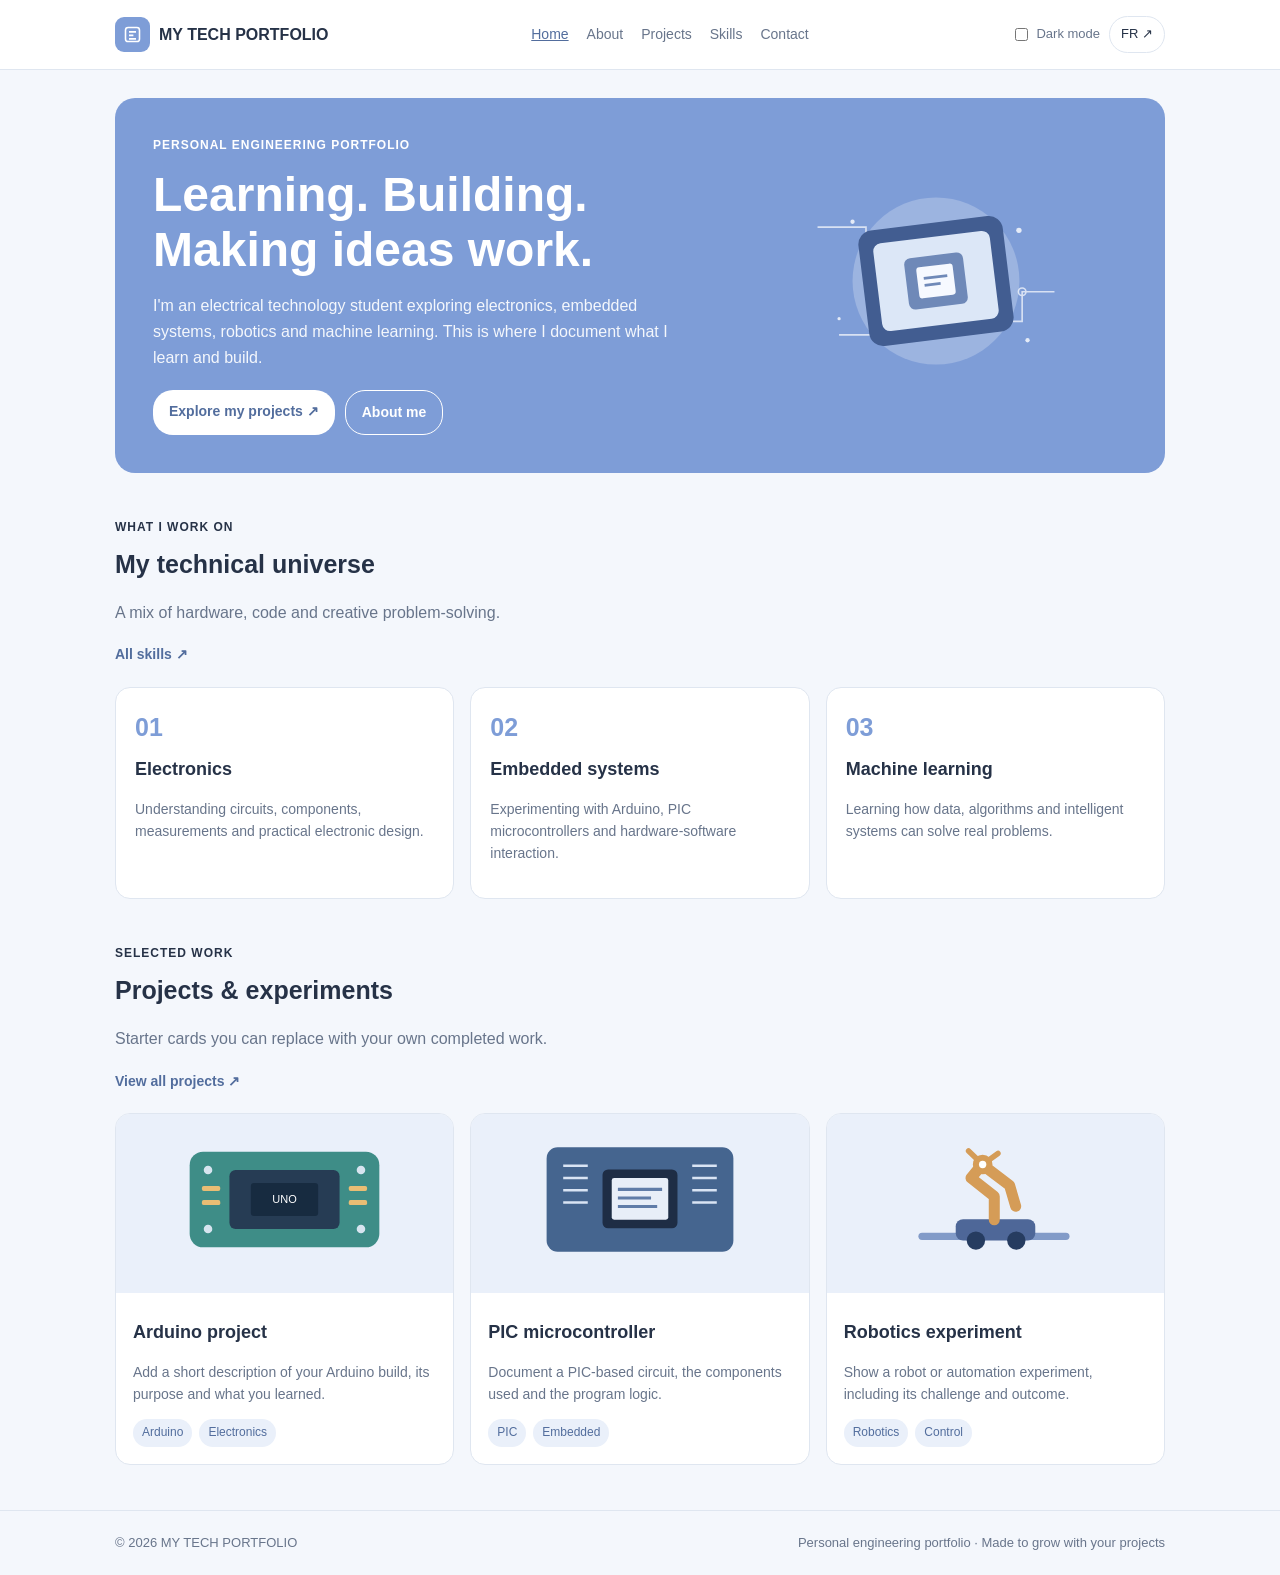
<file: index.html>
<!doctype html>
<html lang="en">
  <head>
    <meta charset="utf-8" />
    <meta name="viewport" content="width=device-width, initial-scale=1" />
    <meta name="description" content="Home - My Tech Portfolio" />
    <title>Home | My Tech Portfolio</title>
    <link rel="stylesheet" href="css/style.css" />
  </head>
  <body>
    <header class="site-header">
      <div class="container nav">
        <a class="brand" href="index.html"
          ><span class="brand-mark"
            ><svg
              viewBox="0 0 24 24"
              fill="none"
              stroke="currentColor"
              stroke-width="1.8"
            >
              <rect x="4" y="4" width="16" height="16" rx="3" />
              <path d="M8 9h8M8 13h5M8 17h8" /></svg></span
          ><span>MY TECH PORTFOLIO</span></a
        >
        <nav class="nav-links">
          <a class="active" href="index.html">Home</a
          ><a class="" href="about.html">About</a
          ><a class="" href="projects.html">Projects</a
          ><a class="" href="skills.html">Skills</a
          ><a class="" href="contact.html">Contact</a>
        </nav>
        <div class="nav-actions">
          <label class="theme-control"
            ><input type="checkbox" id="dark-mode" /> Dark mode</label
          ><a class="lang-switch" href="fr/index.html">FR ↗</a>
        </div>
      </div>
    </header>
    <main>
      <div class="container">
        <section class="hero">
          <div>
            <div class="eyebrow">Personal engineering portfolio</div>
            <h1>Learning. Building.<br />Making ideas work.</h1>
            <p>
              I'm an electrical technology student exploring electronics,
              embedded systems, robotics and machine learning. This is where I
              document what I learn and build.
            </p>
            <div class="hero-buttons">
              <a class="btn btn-light" href="projects.html"
                >Explore my projects ↗</a
              ><a class="btn btn-outline" href="about.html">About me</a>
            </div>
          </div>
          <div class="hero-art">
            <img
              src="assets/hero-tech.svg"
              alt="Abstract microcontroller and circuit illustration"
            />
          </div>
        </section>
      </div>
      <section class="section">
        <div class="container">
          <div class="section-head">
            <div>
              <div class="kicker">What I work on</div>
              <h2>My technical universe</h2>
              <p>A mix of hardware, code and creative problem-solving.</p>
            </div>
            <a class="text-link" href="skills.html">All skills ↗</a>
          </div>
          <div class="grid grid-3">
            <div class="card skill-card">
              <div class="skill-number">01</div>
              <h3>Electronics</h3>
              <p>
                Understanding circuits, components, measurements and practical
                electronic design.
              </p>
            </div>
            <div class="card skill-card">
              <div class="skill-number">02</div>
              <h3>Embedded systems</h3>
              <p>
                Experimenting with Arduino, PIC microcontrollers and
                hardware-software interaction.
              </p>
            </div>
            <div class="card skill-card">
              <div class="skill-number">03</div>
              <h3>Machine learning</h3>
              <p>
                Learning how data, algorithms and intelligent systems can solve
                real problems.
              </p>
            </div>
          </div>
        </div>
      </section>
      <section class="section" style="padding-top: 0">
        <div class="container">
          <div class="section-head">
            <div>
              <div class="kicker">Selected work</div>
              <h2>Projects & experiments</h2>
              <p>Starter cards you can replace with your own completed work.</p>
            </div>
            <a class="text-link" href="projects.html">View all projects ↗</a>
          </div>
          <div class="grid grid-3">
            <article class="card project-card">
              <div class="project-visual">
                <img
                  src="assets/arduino.svg"
                  alt="Arduino board illustration"
                />
              </div>
              <div class="project-body">
                <h3>Arduino project</h3>
                <p>
                  Add a short description of your Arduino build, its purpose and
                  what you learned.
                </p>
                <div class="tag-row">
                  <span class="tag">Arduino</span
                  ><span class="tag">Electronics</span>
                </div>
              </div>
            </article>
            <article class="card project-card">
              <div class="project-visual">
                <img
                  src="assets/pic.svg"
                  alt="PIC microcontroller illustration"
                />
              </div>
              <div class="project-body">
                <h3>PIC microcontroller</h3>
                <p>
                  Document a PIC-based circuit, the components used and the
                  program logic.
                </p>
                <div class="tag-row">
                  <span class="tag">PIC</span><span class="tag">Embedded</span>
                </div>
              </div>
            </article>
            <article class="card project-card">
              <div class="project-visual">
                <img src="assets/robot.svg" alt="Robotics arm illustration" />
              </div>
              <div class="project-body">
                <h3>Robotics experiment</h3>
                <p>
                  Show a robot or automation experiment, including its challenge
                  and outcome.
                </p>
                <div class="tag-row">
                  <span class="tag">Robotics</span
                  ><span class="tag">Control</span>
                </div>
              </div>
            </article>
          </div>
        </div>
      </section>
    </main>
    <footer class="site-footer">
      <div class="container footer-inner">
        <span>© 2026 MY TECH PORTFOLIO</span
        ><span
          >Personal engineering portfolio · Made to grow with your
          projects</span
        >
      </div>
    </footer>
  </body>
</html>
</file>
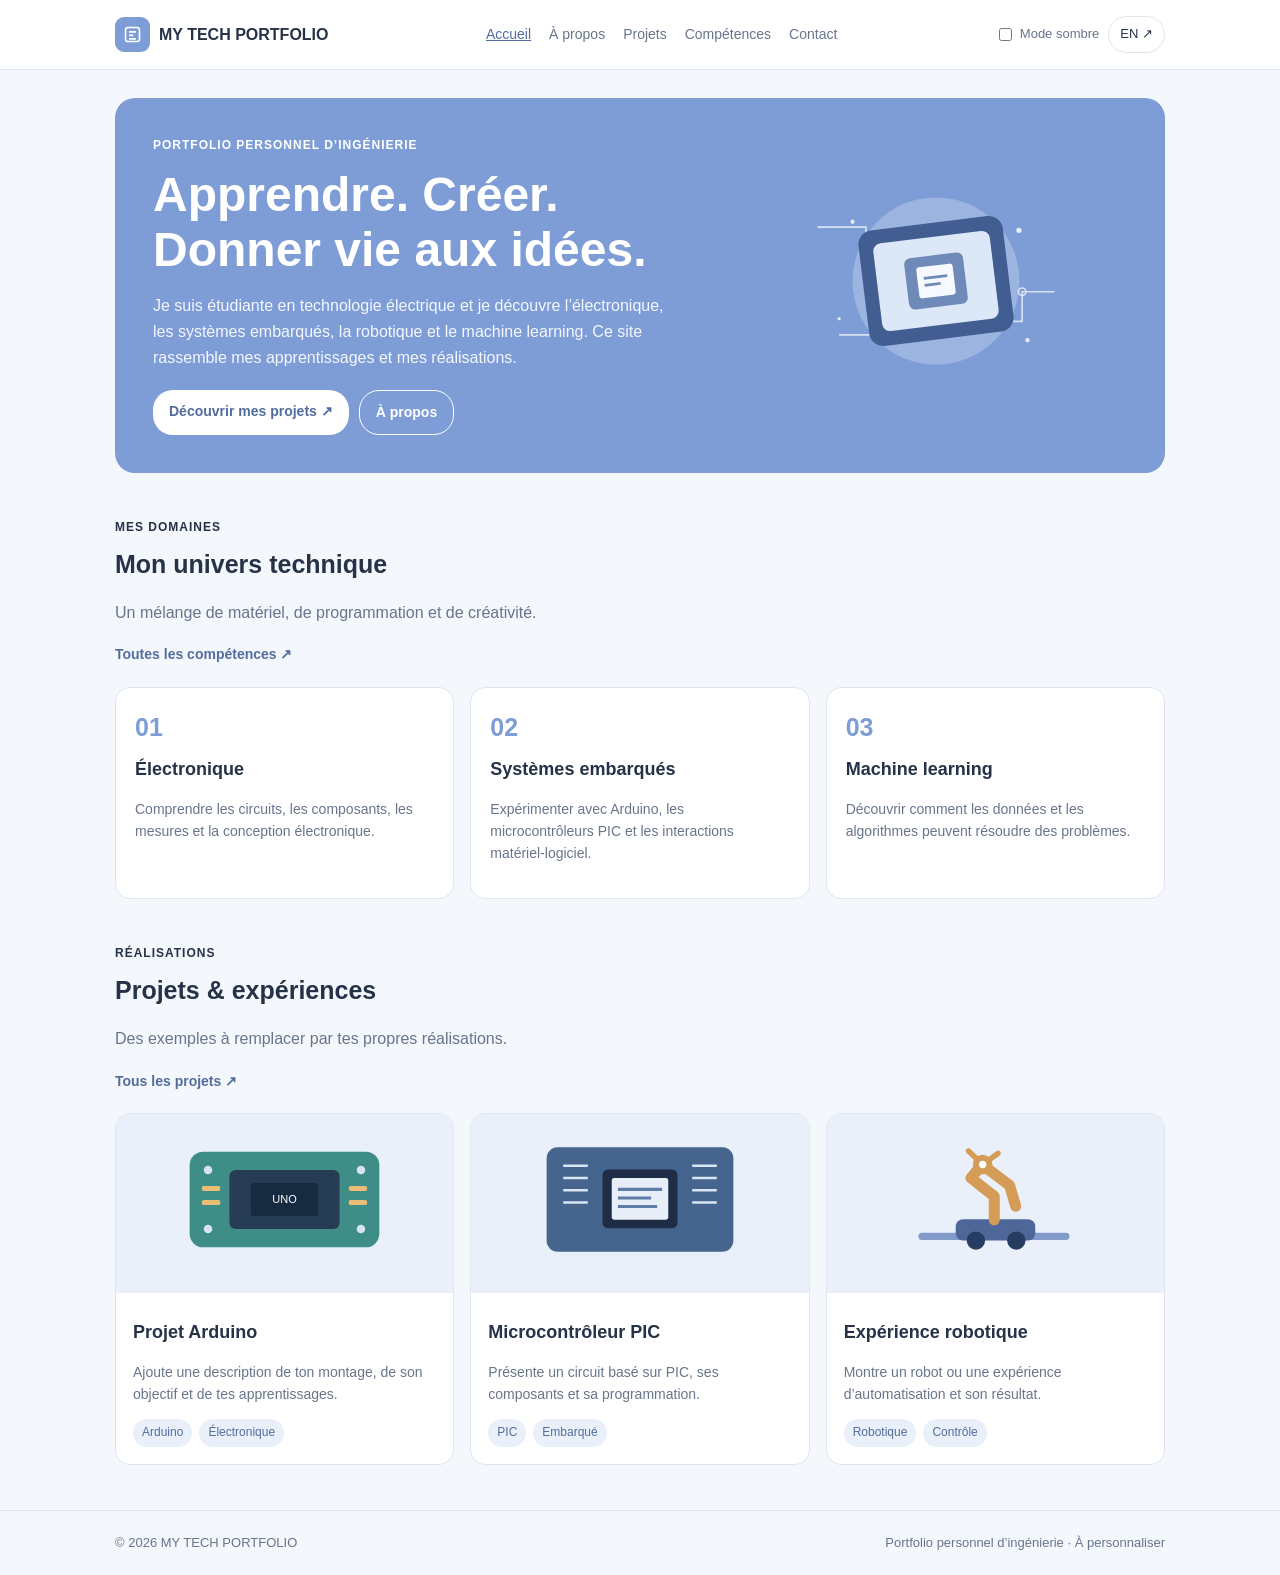
<file: fr/index.html>
<!doctype html>
<html lang="fr">
<head><meta charset="utf-8"><meta name="viewport" content="width=device-width, initial-scale=1"><meta name="description" content="Accueil - My Tech Portfolio"><title>Accueil | My Tech Portfolio</title><link rel="stylesheet" href="../css/style.css"></head>
<body>
<header class="site-header"><div class="container nav"><a class="brand" href="../fr/index.html"><span class="brand-mark"><svg viewBox="0 0 24 24" fill="none" stroke="currentColor" stroke-width="1.8"><rect x="4" y="4" width="16" height="16" rx="3"/><path d="M8 9h8M8 13h5M8 17h8"/></svg></span><span>MY TECH PORTFOLIO</span></a><nav class="nav-links"><a class="active" href="../fr/index.html">Accueil</a><a class="" href="../fr/about.html">À propos</a><a class="" href="../fr/projects.html">Projets</a><a class="" href="../fr/skills.html">Compétences</a><a class="" href="../fr/contact.html">Contact</a></nav><div class="nav-actions"><label class="theme-control"><input type="checkbox" id="dark-mode"> Mode sombre</label><a class="lang-switch" href="../index.html">EN ↗</a></div></div></header>
<main>
<div class="container"><section class="hero"><div><div class="eyebrow">Portfolio personnel d’ingénierie</div><h1>Apprendre. Créer.<br>Donner vie aux idées.</h1><p>Je suis étudiante en technologie électrique et je découvre l’électronique, les systèmes embarqués, la robotique et le machine learning. Ce site rassemble mes apprentissages et mes réalisations.</p><div class="hero-buttons"><a class="btn btn-light" href="projects.html">Découvrir mes projets ↗</a><a class="btn btn-outline" href="about.html">À propos</a></div></div><div class="hero-art"><img src="../assets/hero-tech.svg" alt="Illustration de microcontrôleur et circuit"></div></section></div>
<section class="section"><div class="container"><div class="section-head"><div><div class="kicker">Mes domaines</div><h2>Mon univers technique</h2><p>Un mélange de matériel, de programmation et de créativité.</p></div><a class="text-link" href="skills.html">Toutes les compétences ↗</a></div><div class="grid grid-3">
<div class="card skill-card"><div class="skill-number">01</div><h3>Électronique</h3><p>Comprendre les circuits, les composants, les mesures et la conception électronique.</p></div>
<div class="card skill-card"><div class="skill-number">02</div><h3>Systèmes embarqués</h3><p>Expérimenter avec Arduino, les microcontrôleurs PIC et les interactions matériel-logiciel.</p></div>
<div class="card skill-card"><div class="skill-number">03</div><h3>Machine learning</h3><p>Découvrir comment les données et les algorithmes peuvent résoudre des problèmes.</p></div>
</div></div></section>
<section class="section" style="padding-top:0"><div class="container"><div class="section-head"><div><div class="kicker">Réalisations</div><h2>Projets & expériences</h2><p>Des exemples à remplacer par tes propres réalisations.</p></div><a class="text-link" href="projects.html">Tous les projets ↗</a></div><div class="grid grid-3">
<article class="card project-card"><div class="project-visual"><img src="../assets/arduino.svg" alt="Illustration Arduino"></div><div class="project-body"><h3>Projet Arduino</h3><p>Ajoute une description de ton montage, de son objectif et de tes apprentissages.</p><div class="tag-row"><span class="tag">Arduino</span><span class="tag">Électronique</span></div></div></article>
<article class="card project-card"><div class="project-visual"><img src="../assets/pic.svg" alt="Illustration PIC"></div><div class="project-body"><h3>Microcontrôleur PIC</h3><p>Présente un circuit basé sur PIC, ses composants et sa programmation.</p><div class="tag-row"><span class="tag">PIC</span><span class="tag">Embarqué</span></div></div></article>
<article class="card project-card"><div class="project-visual"><img src="../assets/robot.svg" alt="Illustration robotique"></div><div class="project-body"><h3>Expérience robotique</h3><p>Montre un robot ou une expérience d’automatisation et son résultat.</p><div class="tag-row"><span class="tag">Robotique</span><span class="tag">Contrôle</span></div></div></article>
</div></div></section>
</main>
<footer class="site-footer"><div class="container footer-inner"><span>© 2026 MY TECH PORTFOLIO</span><span>Portfolio personnel d’ingénierie · À personnaliser</span></div></footer>
</body></html>
</file>
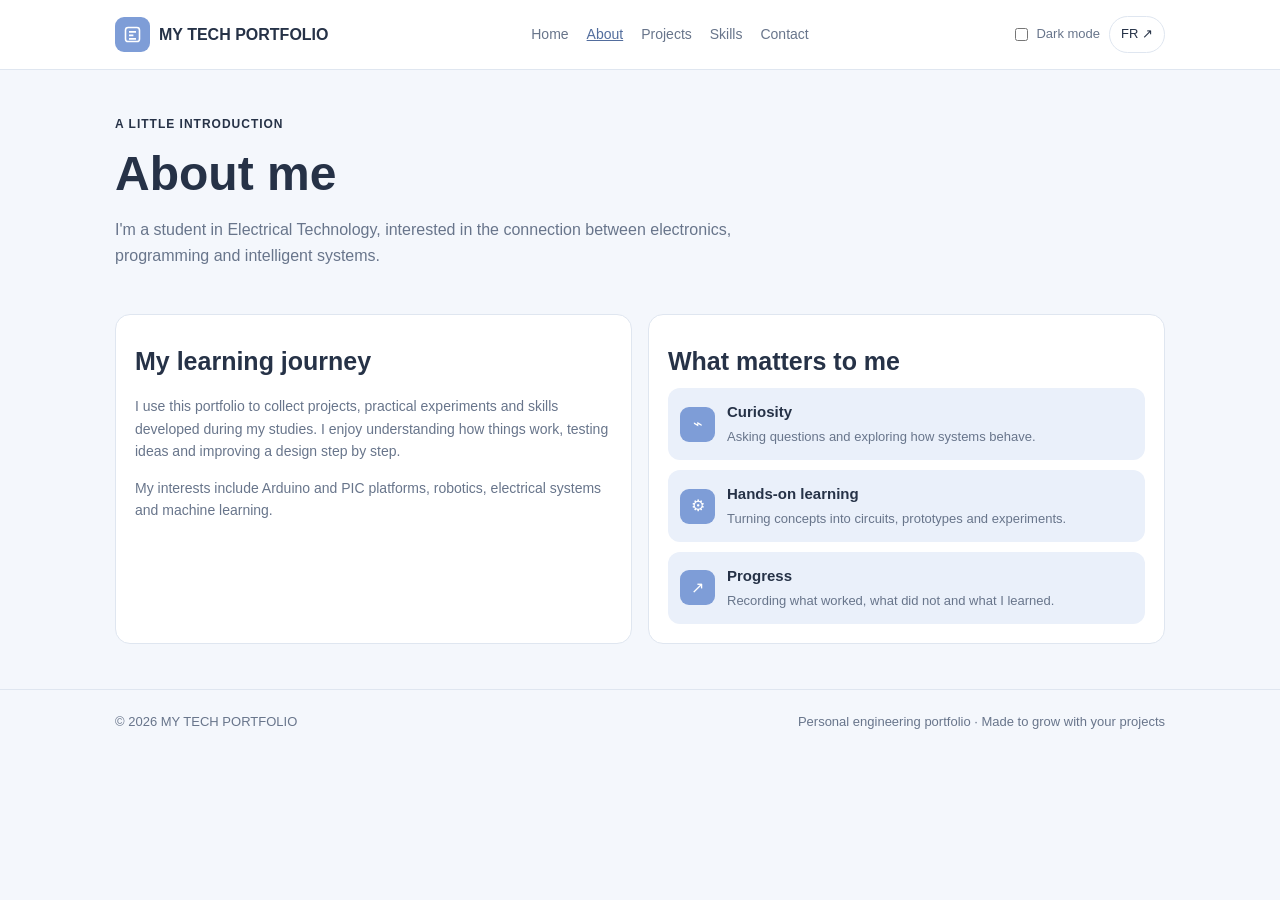
<file: about.html>
<!doctype html>
<html lang="en">
  <head>
    <meta charset="utf-8" />
    <meta name="viewport" content="width=device-width, initial-scale=1" />
    <meta name="description" content="About - My Tech Portfolio" />
    <title>About | My Tech Portfolio</title>
    <link rel="stylesheet" href="css/style.css" />
  </head>
  <body>
    <header class="site-header">
      <div class="container nav">
        <a class="brand" href="index.html"
          ><span class="brand-mark"
            ><svg
              viewBox="0 0 24 24"
              fill="none"
              stroke="currentColor"
              stroke-width="1.8"
            >
              <rect x="4" y="4" width="16" height="16" rx="3" />
              <path d="M8 9h8M8 13h5M8 17h8" /></svg></span
          ><span>MY TECH PORTFOLIO</span></a
        >
        <nav class="nav-links">
          <a class="" href="index.html">Home</a
          ><a class="active" href="about.html">About</a
          ><a class="" href="projects.html">Projects</a
          ><a class="" href="skills.html">Skills</a
          ><a class="" href="contact.html">Contact</a>
        </nav>
        <div class="nav-actions">
          <label class="theme-control"
            ><input type="checkbox" id="dark-mode" /> Dark mode</label
          ><a class="lang-switch" href="fr/index.html">FR ↗</a>
        </div>
      </div>
    </header>
    <main>
      <div class="container page-hero">
        <div class="kicker">A little introduction</div>
        <h1>About me</h1>
        <p>
          I'm a student in Electrical Technology, interested in the connection
          between electronics, programming and intelligent systems.
        </p>
      </div>
      <section class="section" style="padding-top: 10px">
        <div class="container grid grid-2">
          <div class="card">
            <h2>My learning journey</h2>
            <p>
              I use this portfolio to collect projects, practical experiments
              and skills developed during my studies. I enjoy understanding how
              things work, testing ideas and improving a design step by step.
            </p>
            <p style="margin-top: 14px">
              My interests include Arduino and PIC platforms, robotics,
              electrical systems and machine learning.
            </p>
          </div>
          <div class="card">
            <h2>What matters to me</h2>
            <div class="feature-list">
              <div class="feature">
                <div class="feature-icon">⌁</div>
                <div>
                  <h3>Curiosity</h3>
                  <p>Asking questions and exploring how systems behave.</p>
                </div>
              </div>
              <div class="feature">
                <div class="feature-icon">⚙</div>
                <div>
                  <h3>Hands-on learning</h3>
                  <p>
                    Turning concepts into circuits, prototypes and experiments.
                  </p>
                </div>
              </div>
              <div class="feature">
                <div class="feature-icon">↗</div>
                <div>
                  <h3>Progress</h3>
                  <p>Recording what worked, what did not and what I learned.</p>
                </div>
              </div>
            </div>
          </div>
        </div>
      </section>
    </main>
    <footer class="site-footer">
      <div class="container footer-inner">
        <span>© 2026 MY TECH PORTFOLIO</span
        ><span
          >Personal engineering portfolio · Made to grow with your
          projects</span
        >
      </div>
    </footer>
  </body>
</html>
</file>
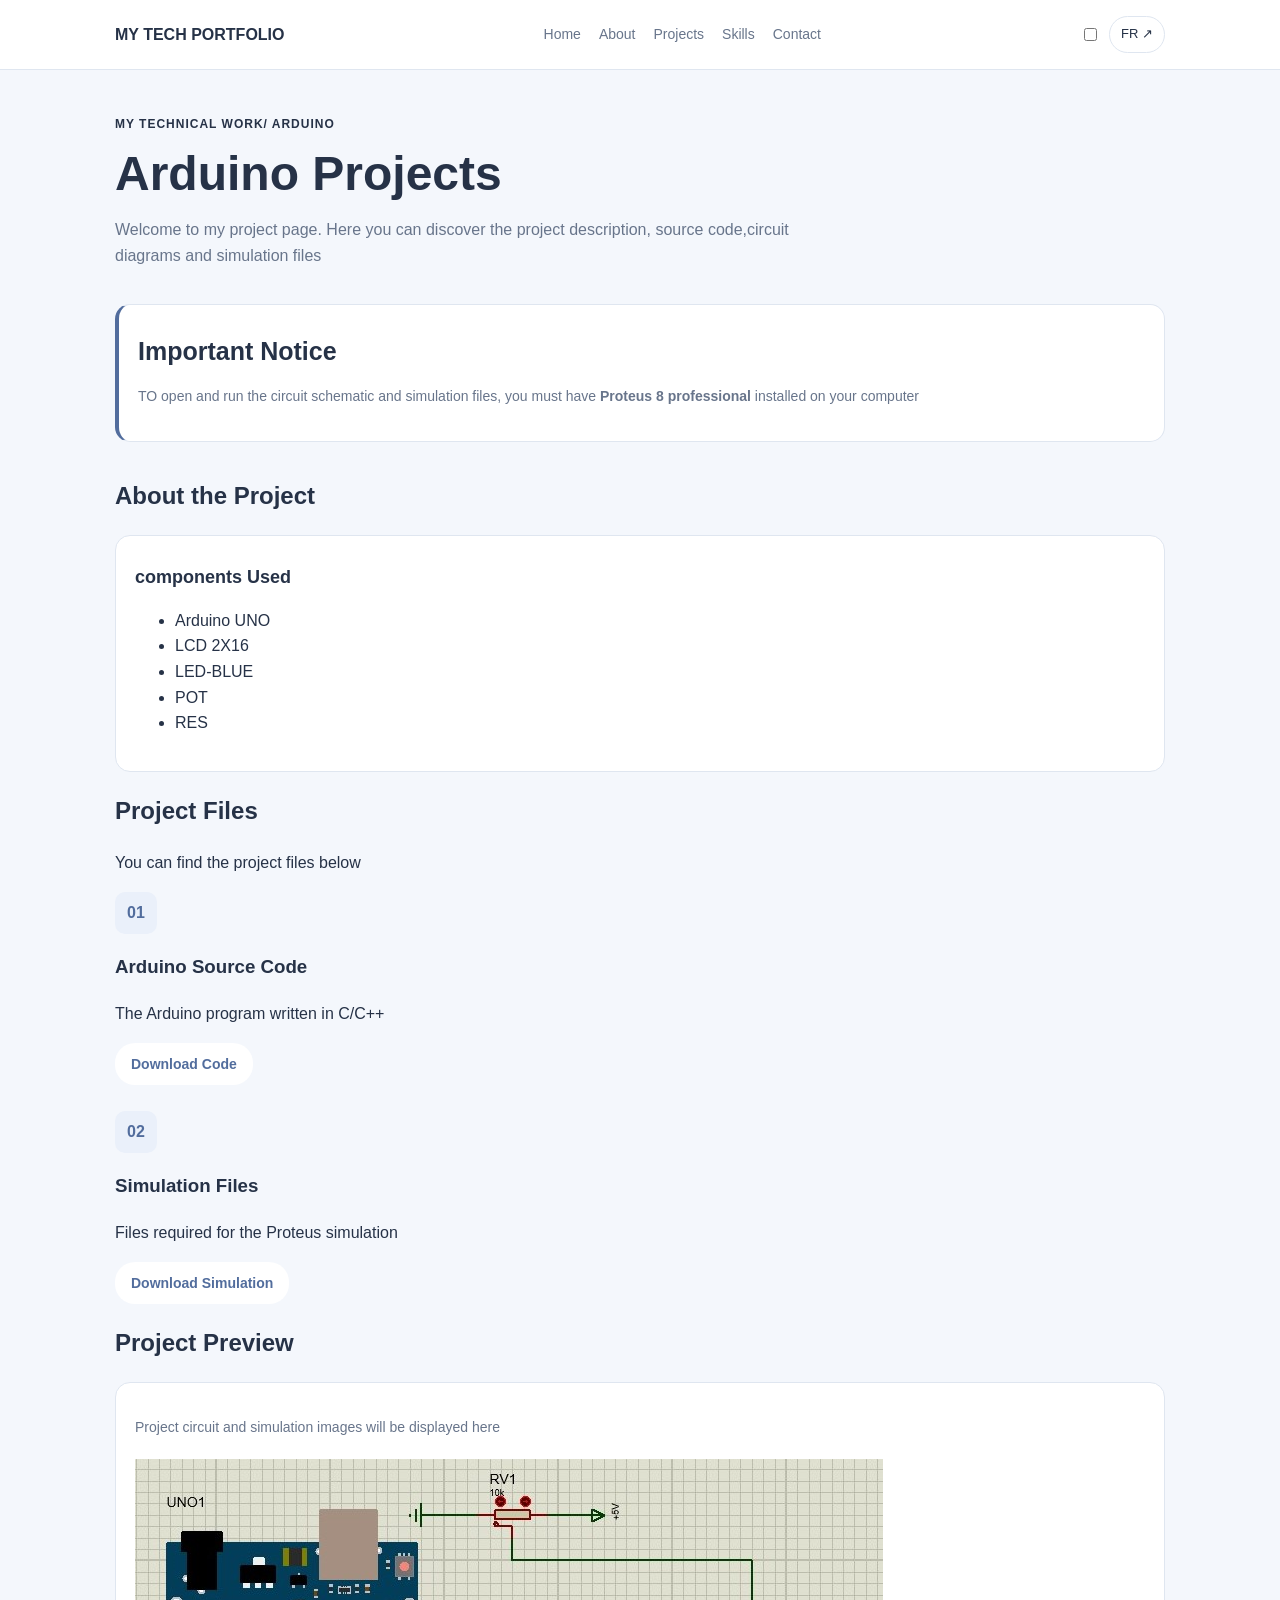
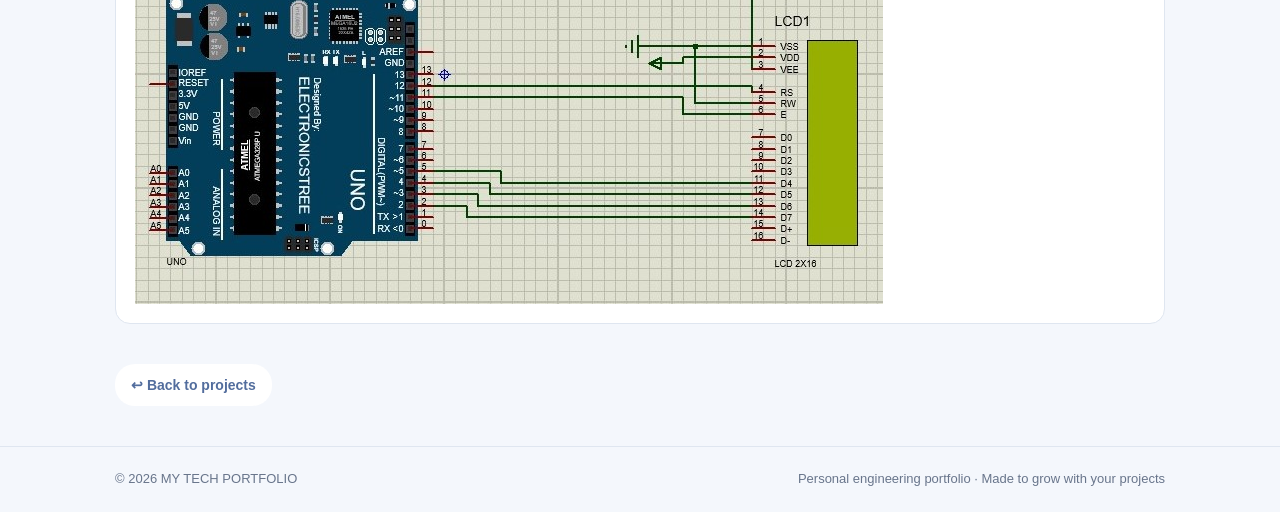
<file: arduino-project.html>
<!doctype html>
<html lang="en">
  <head>
    <meta charset="UTF-8" />
    <meta name="viewport" content="width=device-width, initial-scale=1.0" />
    <link rel="stylesheet" href="css/style.css" />
    <title>Document</title>
  </head>
  <body>
    <header class="site-header">
      <div class="container nav">
        <a class="brand" href="index.html">MY TECH PORTFOLIO</a>
        <nav class="nav-links">
          <a href="index.html">Home</a>
          <a href="about.html">About</a>
          <a href="projects.html">Projects</a>
          <a href="skills.html">Skills</a>
          <a href="contact.html">Contact</a>
        </nav>
        <div class="nav-actions">
          <label class="theme-control">
            <input type="checkbox" id="dark-mode" />
          </label>
          <a class="lang-switch" href="fr/arduino-project.html">FR ↗</a>
        </div>
      </div>
    </header>
    <main class="container">
      <section class="page-hero">
        <div class="kicker">MY TECHNICAL WORK/ Arduino</div>

        <h1>Arduino Projects</h1>
        <p>
          Welcome to my project page. Here you can discover the project
          description, source code,circuit diagrams and simulation files
        </p>
      </section>
      <section class="card arduino-notice">
        <h2>Important Notice</h2>
        <p>
          TO open and run the circuit schematic and simulation files, you must
          have <strong>Proteus 8 professional </strong>installed on your
          computer
        </p>
      </section>
      <section class="project-details">
        <h2>About the Project</h2>
        <div class="card">
          <h3>components Used</h3>
          <ul>
            <li>Arduino UNO</li>
            <li>LCD 2X16 </li>
            <li>LED-BLUE</li>
            <li>POT</li>
            <li>RES</li>
          </ul>
        </div>
      </section>
      <section class="project-details">
        <h2>Project Files</h2>
        <p>You can find the project files below</p>
        <div class="project-files-card">
          <div class="file-icon">01</div>
          <h3>Arduino Source Code</h3>
          <p>The Arduino program written in C/C++</p>
          <a href="links/sketch_dec24a.ino" class="btn btn-light"
            >Download Code</a>
            
        </div>      
        </div>
        <br>
        <div class="project-files-card">
          <div class="file-icon">02</div>
          <h3>Simulation Files</h3>
          <p>Files required for the Proteus simulation</p>
          <a href=""links/AFFICHEUR_LCD.pdsprj" class="btn btn-light">Download Simulation</a>
        </div>
      </section>
      <section class="project-details">
        <h2>Project Preview</h2>
        <div class="card">
          <p>Project circuit and simulation images will be displayed here</p>
          <div class="project-gallery">
            <img
              src="assets/SharedScreenshot.jpg"
              alt="Proteus simulation image"
            />
          </div>
        </div>
      </section>
      <section class="back-section">
        <a href="projects.html" class="btn btn-light"> ↩  Back to projects  </a>
      </section>
    </main>
    <footer class="site-footer">
      <div class="container footer-inner">
        <span>© 2026 MY TECH PORTFOLIO</span
        ><span
          >Personal engineering portfolio · Made to grow with your
          projects</span
        >
      </div>
    </footer>
  </body>
</html>
</file>
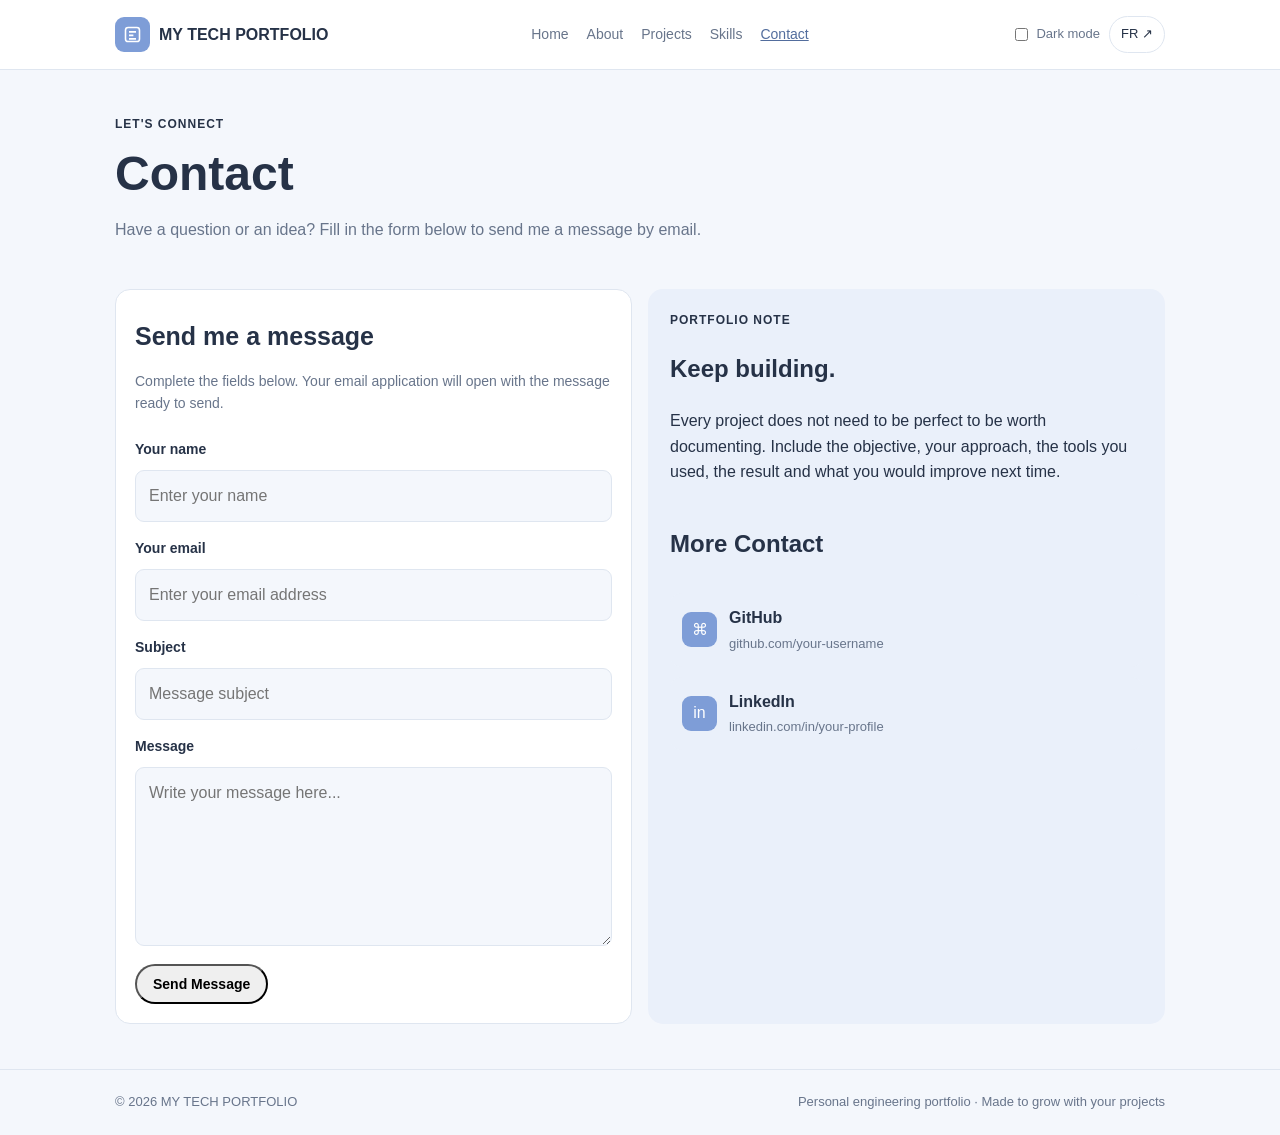
<file: contact.html>
<!doctype html>
<html lang="en">
  <head>
    <meta charset="utf-8" />
    <meta name="viewport" content="width=device-width, initial-scale=1" />
    <meta name="description" content="Contact - My Tech Portfolio" />
    <title>Contact | My Tech Portfolio</title>
    <link rel="stylesheet" href="css/style.css" />
  </head>
  <body>
    <header class="site-header">
      <div class="container nav">
        <a class="brand" href="index.html"
          ><span class="brand-mark"
            ><svg
              viewBox="0 0 24 24"
              fill="none"
              stroke="currentColor"
              stroke-width="1.8"
            >
              <rect x="4" y="4" width="16" height="16" rx="3" />
              <path d="M8 9h8M8 13h5M8 17h8" /></svg></span
          ><span>MY TECH PORTFOLIO</span></a
        >
        <nav class="nav-links">
          <a class="" href="index.html">Home</a
          ><a class="" href="about.html">About</a
          ><a class="" href="projects.html">Projects</a
          ><a class="" href="skills.html">Skills</a
          ><a class="active" href="contact.html">Contact</a>
        </nav>
        <div class="nav-actions">
          <label class="theme-control"
            ><input type="checkbox" id="dark-mode" /> Dark mode</label
          ><a class="lang-switch" href="fr/index.html">FR ↗</a>
        </div>
      </div>
    </header>
    <main>
      <div class="container page-hero">
        <div class="kicker">Let's connect</div>
        <h1>Contact</h1>
        <p>
          Have a question or an idea? Fill in the form below to send me a
          message by email.
        </p>
      </div>
      <section class="section" style="padding-top: 10px">
        <div class="container grid grid-2">
          <div class="card">
            <h2>Send me a message</h2>
            <p>
              Complete the fields below. Your email application will open with
              the message ready to send.
            </p>       
            <form
              class="contact-form"
              action="https://formspree.io/f/mnpplaqa"
              method="POST"
              
            >
              <label for="sender-name">Your name</label>
              <input
                id="sender-name"
                type="text"
                name="Name"
                placeholder="Enter your name"
                required
              />

              <label for="sender-email">Your email</label>
              <input
                id="sender-email"
                type="email"
                name="Email"
                placeholder="Enter your email address"
                required
              />

              <label for="message-subject">Subject</label>
              <input
                id="message-subject"
                type="text"
                name="Subject"
                placeholder="Message subject"
                required
              />

              <label for="message-body">Message</label>
              <textarea
                id="message-body"
                name="Message"
                rows="6"
                placeholder="Write your message here..."
                required
              ></textarea>

              <button class="btn btn-primary" type="submit">
                Send Message
              </button>
            </form>
          </div>
        
          <div class="callout">
            <div class="kicker">Portfolio note</div>
            <h2>Keep building.</h2>
            <p>
              Every project does not need to be perfect to be worth documenting.
              Include the objective, your approach, the tools you used, the
              result and what you would improve next time.
            </p>
            <div class="feature-list" style="margin-top: 20px">
              <h2> More Contact</h2>        
              <div class="contact-card">
                <div class="contact-dot">⌘</div>
                <div>
                  <b>GitHub</b>
                  <div class="small-note">github.com/your-username</div>
                </div>
              </div>
              <div class="contact-card">
                <div class="contact-dot">in</div>
                <div>
                  <b>LinkedIn</b>
                  <div class="small-note">linkedin.com/in/your-profile</div>
                </div>
              </div>
          </div>
        </div>
        
      </section>
    </main>
    <footer class="site-footer">
      <div class="container footer-inner">
        <span>© 2026 MY TECH PORTFOLIO</span
        ><span
          >Personal engineering portfolio · Made to grow with your
          projects</span
        >
      </div>
    </footer>
  </body>
</html>
</file>
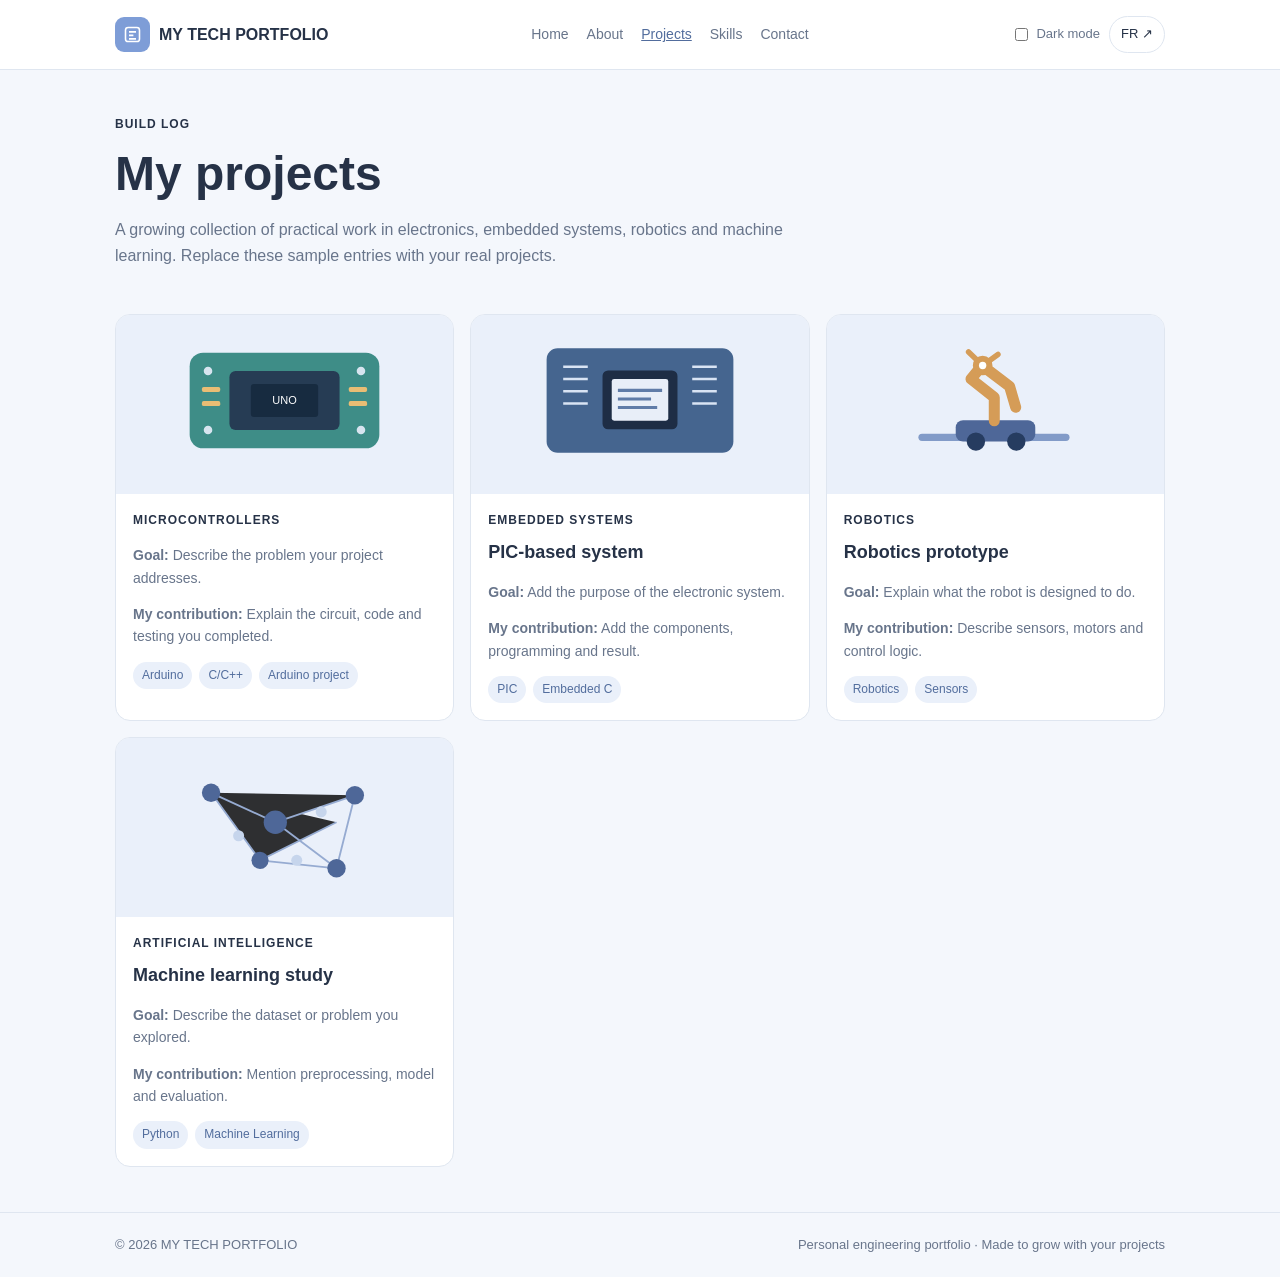
<file: projects.html>
<!doctype html>
<html lang="en">
  <head>
    <meta charset="utf-8" />
    <meta name="viewport" content="width=device-width, initial-scale=1" />
    <meta name="description" content="Projects - My Tech Portfolio" />
    <title>Projects | My Tech Portfolio</title>
    <link rel="stylesheet" href="css/style.css" />
  </head>
  <body>
    <header class="site-header">
      <div class="container nav">
        <a class="brand" href="index.html"
          ><span class="brand-mark"
            ><svg
              viewBox="0 0 24 24"
              fill="none"
              stroke="currentColor"
              stroke-width="1.8"
            >
              <rect x="4" y="4" width="16" height="16" rx="3" />
              <path d="M8 9h8M8 13h5M8 17h8" /></svg></span
          ><span>MY TECH PORTFOLIO</span></a
        >
        <nav class="nav-links">
          <a class="" href="index.html">Home</a
          ><a class="" href="about.html">About</a
          ><a class="active" href="projects.html">Projects</a
          ><a class="" href="skills.html">Skills</a
          ><a class="" href="contact.html">Contact</a>
        </nav>
        <div class="nav-actions">
          <label class="theme-control"
            ><input type="checkbox" id="dark-mode" /> Dark mode</label
          ><a class="lang-switch" href="fr/index.html">FR ↗</a>
        </div>
      </div>
    </header>
    <main>
      <div class="container page-hero">
        <div class="kicker">Build log</div>
        <h1>My projects</h1>
        <p>
          A growing collection of practical work in electronics, embedded
          systems, robotics and machine learning. Replace these sample entries
          with your real projects.
        </p>
      </div>
      <section class="section" style="padding-top: 10px">
        <div class="container grid grid-3">
          <article class="card project-card">
            <div class="project-visual">
              <img src="assets/arduino.svg" alt="Arduino illustration" />
            </div>
            <div class="project-body">
              <div class="kicker">Microcontrollers</div>
             
              <p><b>Goal:</b> Describe the problem your project addresses.</p>
              <p style="margin-top: 8px">
                <b>My contribution:</b> Explain the circuit, code and testing
                you completed.
              </p>
              <div class="tag-row">
                <span class="tag">Arduino</span><span class="tag">C/C++</span>
                 <a href="arduino-project.html" class="tag" target="_blank">Arduino project</a>
              </div>
            </div>
          </article>
          <article class="card project-card">
            <div class="project-visual">
              <img src="assets/pic.svg" alt="PIC illustration" />
            </div>
            <div class="project-body">
              <div class="kicker">Embedded systems</div>
              <h3>PIC-based system</h3>
              <p><b>Goal:</b> Add the purpose of the electronic system.</p>
              <p style="margin-top: 8px">
                <b>My contribution:</b> Add the components, programming and
                result.
              </p>
              <div class="tag-row">
                <span class="tag">PIC</span><span class="tag">Embedded C</span>
              </div>
            </div>
          </article>
          <article class="card project-card">
            <div class="project-visual">
              <img src="assets/robot.svg" alt="Robot illustration" />
            </div>
            <div class="project-body">
              <div class="kicker">Robotics</div>
              <h3>Robotics prototype</h3>
              <p><b>Goal:</b> Explain what the robot is designed to do.</p>
              <p style="margin-top: 8px">
                <b>My contribution:</b> Describe sensors, motors and control
                logic.
              </p>
              <div class="tag-row">
                <span class="tag">Robotics</span
                ><span class="tag">Sensors</span>
              </div>
            </div>
          </article>
          <article class="card project-card">
            <div class="project-visual">
              <img
                src="assets/ml.svg"
                alt="Machine learning network illustration"
              />
            </div>
            <div class="project-body">
              <div class="kicker">Artificial intelligence</div>
              <h3>Machine learning study</h3>
              <p><b>Goal:</b> Describe the dataset or problem you explored.</p>
              <p style="margin-top: 8px">
                <b>My contribution:</b> Mention preprocessing, model and
                evaluation.
              </p>
              <div class="tag-row">
                <span class="tag">Python</span
                ><span class="tag">Machine Learning</span>
              </div>
            </div>
          </article>
        </div>
      </section>
    </main>
    <footer class="site-footer">
      <div class="container footer-inner">
        <span>© 2026 MY TECH PORTFOLIO</span
        ><span
          >Personal engineering portfolio · Made to grow with your
          projects</span
        >
      </div>
    </footer>
  </body>
</html>
</file>
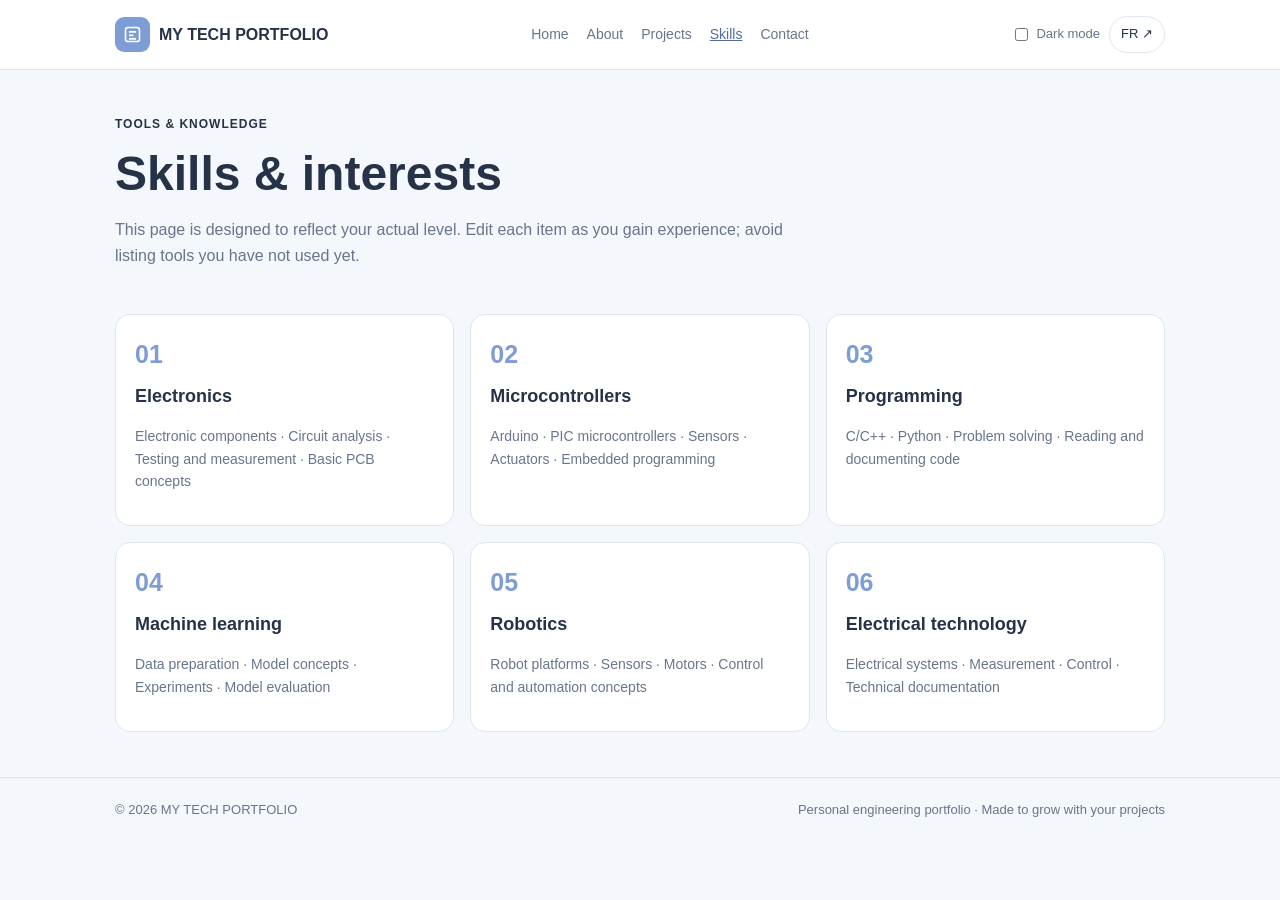
<file: skills.html>
<!doctype html>
<html lang="en">
  <head>
    <meta charset="utf-8" />
    <meta name="viewport" content="width=device-width, initial-scale=1" />
    <meta name="description" content="Skills - My Tech Portfolio" />
    <title>Skills | My Tech Portfolio</title>
    <link rel="stylesheet" href="css/style.css" />
  </head>
  <body>
    <header class="site-header">
      <div class="container nav">
        <a class="brand" href="index.html"
          ><span class="brand-mark"
            ><svg
              viewBox="0 0 24 24"
              fill="none"
              stroke="currentColor"
              stroke-width="1.8"
            >
              <rect x="4" y="4" width="16" height="16" rx="3" />
              <path d="M8 9h8M8 13h5M8 17h8" /></svg></span
          ><span>MY TECH PORTFOLIO</span></a
        >
        <nav class="nav-links">
          <a class="" href="index.html">Home</a
          ><a class="" href="about.html">About</a
          ><a class="" href="projects.html">Projects</a
          ><a class="active" href="skills.html">Skills</a
          ><a class="" href="contact.html">Contact</a>
        </nav>
        <div class="nav-actions">
          <label class="theme-control"
            ><input type="checkbox" id="dark-mode" /> Dark mode</label
          ><a class="lang-switch" href="fr/index.html">FR ↗</a>
        </div>
      </div>
    </header>
    <main>
      <div class="container page-hero">
        <div class="kicker">Tools & knowledge</div>
        <h1>Skills & interests</h1>
        <p>
          This page is designed to reflect your actual level. Edit each item as
          you gain experience; avoid listing tools you have not used yet.
        </p>
      </div>
      <section class="section" style="padding-top: 10px">
        <div class="container grid grid-3">
          <div class="card skill-card">
            <div class="skill-number">01</div>
            <h3>Electronics</h3>
            <p>
              Electronic components · Circuit analysis · Testing and measurement
              · Basic PCB concepts
            </p>
          </div>
          <div class="card skill-card">
            <div class="skill-number">02</div>
            <h3>Microcontrollers</h3>
            <p>
              Arduino · PIC microcontrollers · Sensors · Actuators · Embedded
              programming
            </p>
          </div>
          <div class="card skill-card">
            <div class="skill-number">03</div>
            <h3>Programming</h3>
            <p>
              C/C++ · Python · Problem solving · Reading and documenting code
            </p>
          </div>
          <div class="card skill-card">
            <div class="skill-number">04</div>
            <h3>Machine learning</h3>
            <p>
              Data preparation · Model concepts · Experiments · Model evaluation
            </p>
          </div>
          <div class="card skill-card">
            <div class="skill-number">05</div>
            <h3>Robotics</h3>
            <p>
              Robot platforms · Sensors · Motors · Control and automation
              concepts
            </p>
          </div>
          <div class="card skill-card">
            <div class="skill-number">06</div>
            <h3>Electrical technology</h3>
            <p>
              Electrical systems · Measurement · Control · Technical
              documentation
            </p>
          </div>
        </div>
      </section>
    </main>
    <footer class="site-footer">
      <div class="container footer-inner">
        <span>© 2026 MY TECH PORTFOLIO</span
        ><span
          >Personal engineering portfolio · Made to grow with your
          projects</span
        >
      </div>
    </footer>
  </body>
</html>
</file>
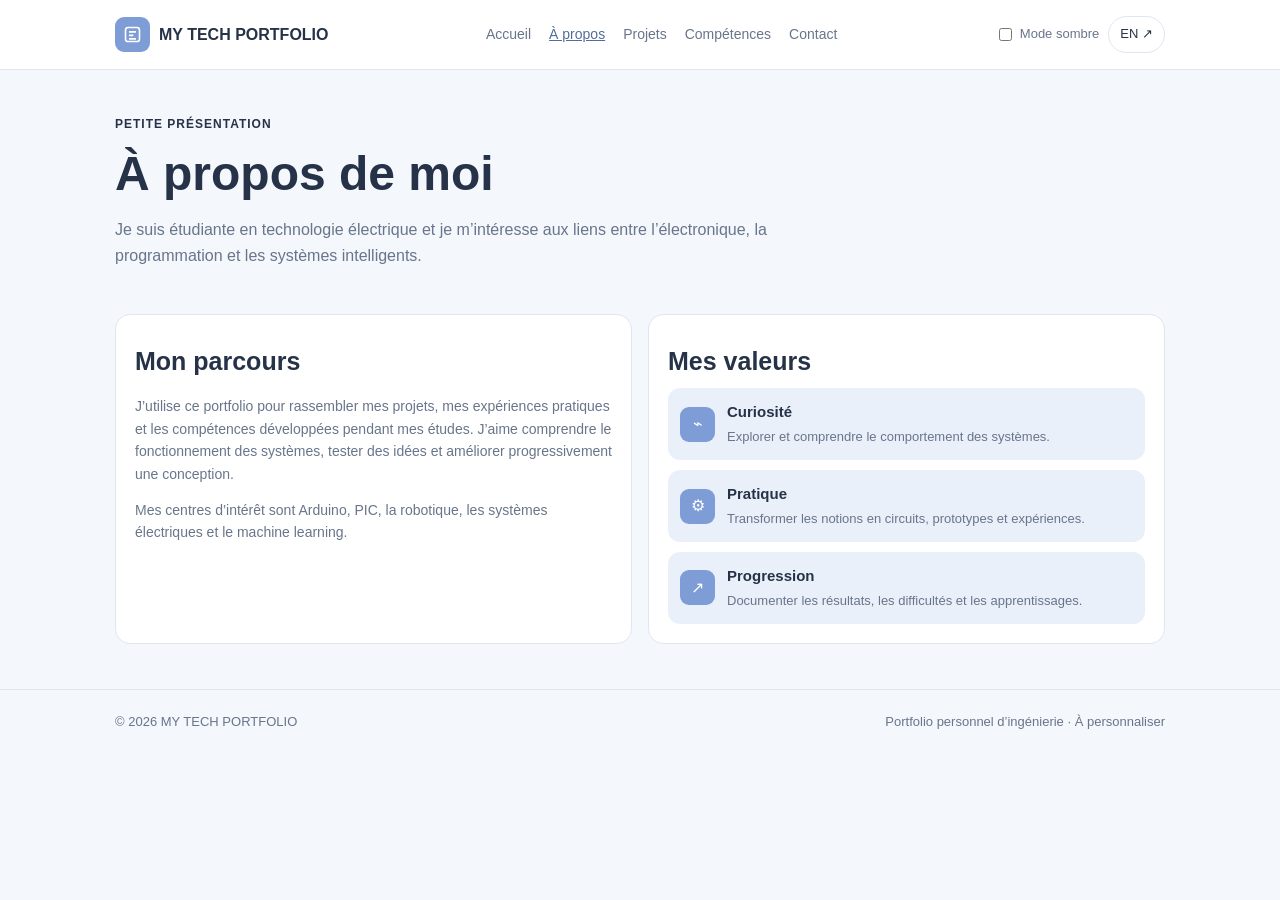
<file: fr/about.html>
<!doctype html>
<html lang="fr">
  <head>
    <meta charset="utf-8" />
    <meta name="viewport" content="width=device-width, initial-scale=1" />
    <meta name="description" content="À propos - My Tech Portfolio" />
    <title>À propos | My Tech Portfolio</title>
    <link rel="stylesheet" href="../css/style.css" />
  </head>
  <body>
    <header class="site-header">
      <div class="container nav">
        <a class="brand" href="../fr/index.html"
          ><span class="brand-mark"
            ><svg
              viewBox="0 0 24 24"
              fill="none"
              stroke="currentColor"
              stroke-width="1.8"
            >
              <rect x="4" y="4" width="16" height="16" rx="3" />
              <path d="M8 9h8M8 13h5M8 17h8" /></svg></span
          ><span>MY TECH PORTFOLIO</span></a
        >
        <nav class="nav-links">
          <a class="" href="../fr/index.html">Accueil</a
          ><a class="active" href="../fr/about.html">À propos</a
          ><a class="" href="../fr/projects.html">Projets</a
          ><a class="" href="../fr/skills.html">Compétences</a
          ><a class="" href="../fr/contact.html">Contact</a>
        </nav>
        <div class="nav-actions">
          <label class="theme-control"
            ><input type="checkbox" id="dark-mode" /> Mode sombre</label
          ><a class="lang-switch" href="../index.html">EN ↗</a>
        </div>
      </div>
    </header>
    <main>
      <div class="container page-hero">
        <div class="kicker">Petite présentation</div>
        <h1>À propos de moi</h1>
        <p>
          Je suis étudiante en technologie électrique et je m’intéresse aux
          liens entre l’électronique, la programmation et les systèmes
          intelligents.
        </p>
      </div>
      <section class="section" style="padding-top: 10px">
        <div class="container grid grid-2">
          <div class="card">
            <h2>Mon parcours</h2>
            <p>
              J’utilise ce portfolio pour rassembler mes projets, mes
              expériences pratiques et les compétences développées pendant mes
              études. J’aime comprendre le fonctionnement des systèmes, tester
              des idées et améliorer progressivement une conception.
            </p>
            <p style="margin-top: 14px">
              Mes centres d’intérêt sont Arduino, PIC, la robotique, les
              systèmes électriques et le machine learning.
            </p>
          </div>
          <div class="card">
            <h2>Mes valeurs</h2>
            <div class="feature-list">
              <div class="feature">
                <div class="feature-icon">⌁</div>
                <div>
                  <h3>Curiosité</h3>
                  <p>Explorer et comprendre le comportement des systèmes.</p>
                </div>
              </div>
              <div class="feature">
                <div class="feature-icon">⚙</div>
                <div>
                  <h3>Pratique</h3>
                  <p>
                    Transformer les notions en circuits, prototypes et
                    expériences.
                  </p>
                </div>
              </div>
              <div class="feature">
                <div class="feature-icon">↗</div>
                <div>
                  <h3>Progression</h3>
                  <p>
                    Documenter les résultats, les difficultés et les
                    apprentissages.
                  </p>
                </div>
              </div>
            </div>
          </div>
        </div>
      </section>
    </main>
    <footer class="site-footer">
      <div class="container footer-inner">
        <span>© 2026 MY TECH PORTFOLIO</span
        ><span>Portfolio personnel d’ingénierie · À personnaliser</span>
      </div>
    </footer>
  </body>
</html>
</file>
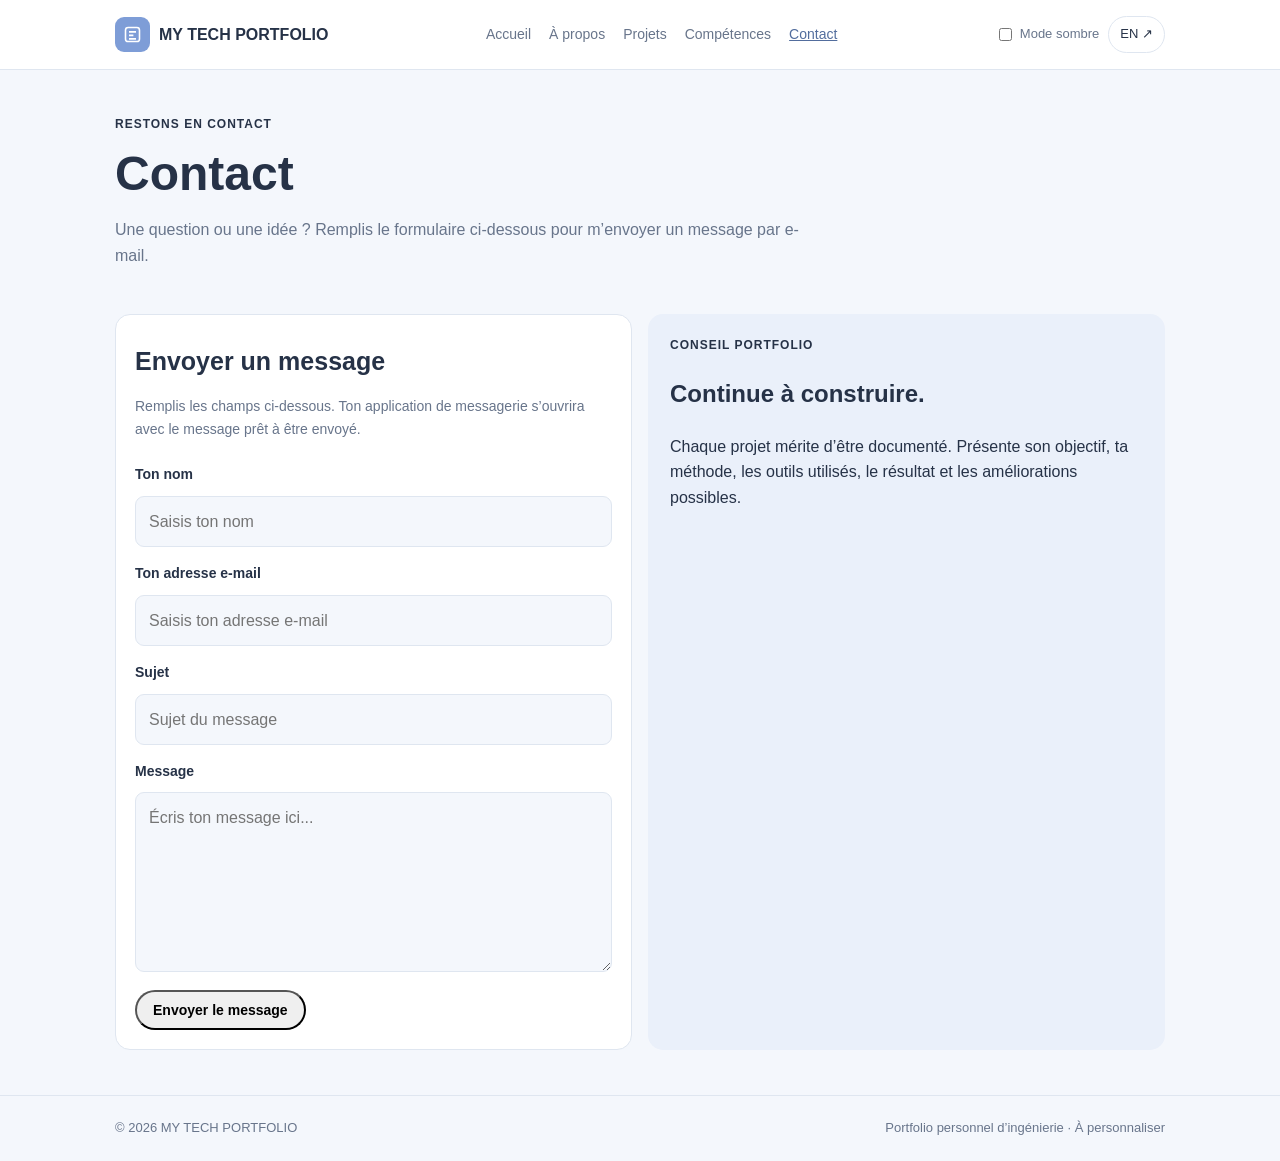
<file: fr/contact.html>
<!doctype html>
<html lang="fr">
<head><meta charset="utf-8"><meta name="viewport" content="width=device-width, initial-scale=1"><meta name="description" content="Contact - My Tech Portfolio"><title>Contact | My Tech Portfolio</title><link rel="stylesheet" href="../css/style.css"></head>
<body>
<header class="site-header"><div class="container nav"><a class="brand" href="../fr/index.html"><span class="brand-mark"><svg viewBox="0 0 24 24" fill="none" stroke="currentColor" stroke-width="1.8"><rect x="4" y="4" width="16" height="16" rx="3"/><path d="M8 9h8M8 13h5M8 17h8"/></svg></span><span>MY TECH PORTFOLIO</span></a><nav class="nav-links"><a class="" href="../fr/index.html">Accueil</a><a class="" href="../fr/about.html">À propos</a><a class="" href="../fr/projects.html">Projets</a><a class="" href="../fr/skills.html">Compétences</a><a class="active" href="../fr/contact.html">Contact</a></nav><div class="nav-actions"><label class="theme-control"><input type="checkbox" id="dark-mode"> Mode sombre</label><a class="lang-switch" href="../index.html">EN ↗</a></div></div></header>
<main>
<div class="container page-hero"><div class="kicker">Restons en contact</div><h1>Contact</h1><p>Une question ou une idée ? Remplis le formulaire ci-dessous pour m’envoyer un message par e-mail.</p></div>
<section class="section" style="padding-top:10px">
<div class="container grid grid-2">
  <div class="card">
    <h2>Envoyer un message</h2>
    <p>Remplis les champs ci-dessous. Ton application de messagerie s’ouvrira avec le message prêt à être envoyé.</p>
    <form class="contact-form" action="mailto:YOUR_EMAIL@example.com" method="post" enctype="text/plain">
      <label for="sender-name">Ton nom</label>
      <input id="sender-name" type="text" name="Nom" placeholder="Saisis ton nom" required>

      <label for="sender-email">Ton adresse e-mail</label>
      <input id="sender-email" type="email" name="Email" placeholder="Saisis ton adresse e-mail" required>

      <label for="message-subject">Sujet</label>
      <input id="message-subject" type="text" name="Sujet" placeholder="Sujet du message" required>

      <label for="message-body">Message</label>
      <textarea id="message-body" name="Message" rows="6" placeholder="Écris ton message ici..." required></textarea>

      <button class="btn btn-primary" type="submit">Envoyer le message</button>
    </form>
  </div>
  <div class="callout">
    <div class="kicker">Conseil portfolio</div><h2>Continue à construire.</h2>
    <p>Chaque projet mérite d’être documenté. Présente son objectif, ta méthode, les outils utilisés, le résultat et les améliorations possibles.</p>
  </div>
</div>
</section>
</main>
<footer class="site-footer"><div class="container footer-inner"><span>© 2026 MY TECH PORTFOLIO</span><span>Portfolio personnel d’ingénierie · À personnaliser</span></div></footer>
</body></html>
</file>
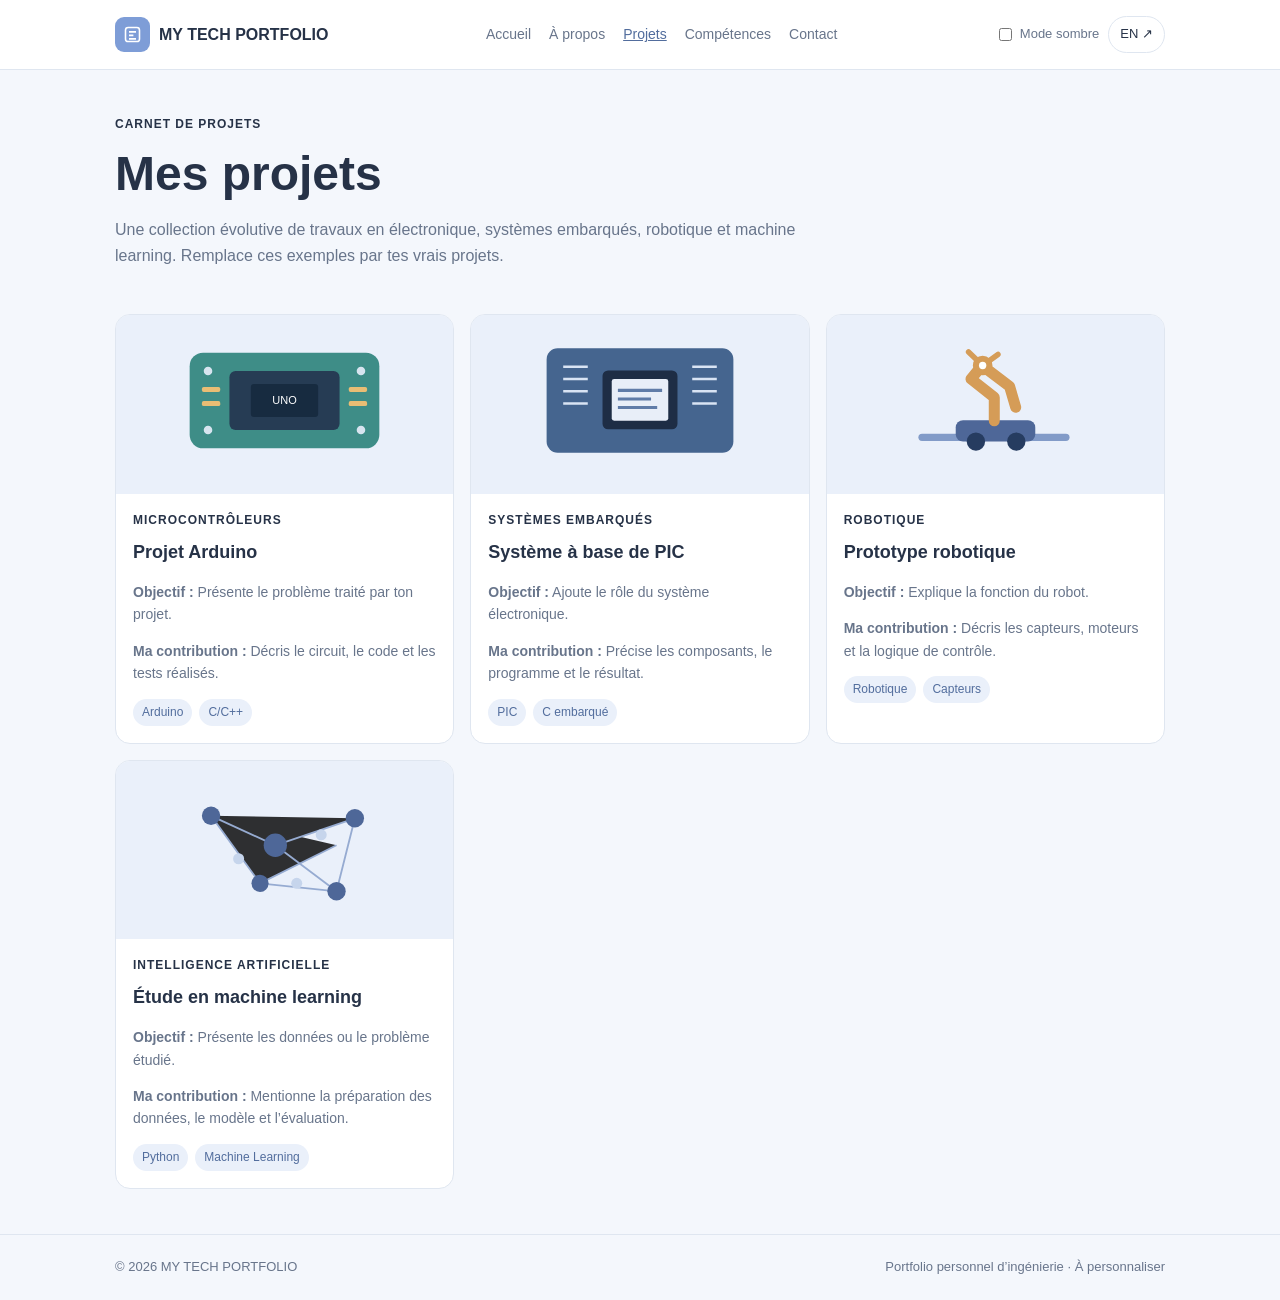
<file: fr/projects.html>
<!doctype html>
<html lang="fr">
  <head>
    <meta charset="utf-8" />
    <meta name="viewport" content="width=device-width, initial-scale=1" />
    <meta name="description" content="Projets - My Tech Portfolio" />
    <title>Projets | My Tech Portfolio</title>
    <link rel="stylesheet" href="../css/style.css" />
  </head>
  <body>
    <header class="site-header">
      <div class="container nav">
        <a class="brand" href="../fr/index.html"
          ><span class="brand-mark"
            ><svg
              viewBox="0 0 24 24"
              fill="none"
              stroke="currentColor"
              stroke-width="1.8"
            >
              <rect x="4" y="4" width="16" height="16" rx="3" />
              <path d="M8 9h8M8 13h5M8 17h8" /></svg></span
          ><span>MY TECH PORTFOLIO</span></a
        >
        <nav class="nav-links">
          <a class="" href="../fr/index.html">Accueil</a
          ><a class="" href="../fr/about.html">À propos</a
          ><a class="active" href="../fr/projects.html">Projets</a
          ><a class="" href="../fr/skills.html">Compétences</a
          ><a class="" href="../fr/contact.html">Contact</a>
        </nav>
        <div class="nav-actions">
          <label class="theme-control"
            ><input type="checkbox" id="dark-mode" /> Mode sombre</label
          ><a class="lang-switch" href="../index.html">EN ↗</a>
        </div>
      </div>
    </header>
    <main>
      <div class="container page-hero">
        <div class="kicker">Carnet de projets</div>
        <h1>Mes projets</h1>
        <p>
          Une collection évolutive de travaux en électronique, systèmes
          embarqués, robotique et machine learning. Remplace ces exemples par
          tes vrais projets.
        </p>
      </div>
      <section class="section" style="padding-top: 10px">
        <div class="container grid grid-3">
          <article class="card project-card">
            <div class="project-visual">
              <img src="../assets/arduino.svg" alt="Illustration Arduino" />
            </div>
            <div class="project-body">
              <div class="kicker">Microcontrôleurs</div>
              <h3>Projet Arduino</h3>
              <p>
                <b>Objectif :</b> Présente le problème traité par ton projet.
              </p>
              <p style="margin-top: 8px">
                <b>Ma contribution :</b> Décris le circuit, le code et les tests
                réalisés.
              </p>
              <div class="tag-row">
                <span class="tag">Arduino</span><span class="tag">C/C++</span>
              </div>
            </div>
          </article>
          <article class="card project-card">
            <div class="project-visual">
              <img src="../assets/pic.svg" alt="Illustration PIC" />
            </div>
            <div class="project-body">
              <div class="kicker">Systèmes embarqués</div>
              <h3>Système à base de PIC</h3>
              <p><b>Objectif :</b> Ajoute le rôle du système électronique.</p>
              <p style="margin-top: 8px">
                <b>Ma contribution :</b> Précise les composants, le programme et
                le résultat.
              </p>
              <div class="tag-row">
                <span class="tag">PIC</span><span class="tag">C embarqué</span>
              </div>
            </div>
          </article>
          <article class="card project-card">
            <div class="project-visual">
              <img src="../assets/robot.svg" alt="Illustration robot" />
            </div>
            <div class="project-body">
              <div class="kicker">Robotique</div>
              <h3>Prototype robotique</h3>
              <p><b>Objectif :</b> Explique la fonction du robot.</p>
              <p style="margin-top: 8px">
                <b>Ma contribution :</b> Décris les capteurs, moteurs et la
                logique de contrôle.
              </p>
              <div class="tag-row">
                <span class="tag">Robotique</span
                ><span class="tag">Capteurs</span>
              </div>
            </div>
          </article>
          <article class="card project-card">
            <div class="project-visual">
              <img src="../assets/ml.svg" alt="Illustration machine learning" />
            </div>
            <div class="project-body">
              <div class="kicker">Intelligence artificielle</div>
              <h3>Étude en machine learning</h3>
              <p>
                <b>Objectif :</b> Présente les données ou le problème étudié.
              </p>
              <p style="margin-top: 8px">
                <b>Ma contribution :</b> Mentionne la préparation des données,
                le modèle et l’évaluation.
              </p>
              <div class="tag-row">
                <span class="tag">Python</span
                ><span class="tag">Machine Learning</span>
              </div>
            </div>
          </article>
        </div>
      </section>
    </main>
    <footer class="site-footer">
      <div class="container footer-inner">
        <span>© 2026 MY TECH PORTFOLIO</span
        ><span>Portfolio personnel d’ingénierie · À personnaliser</span>
      </div>
    </footer>
  </body>
</html>
</file>
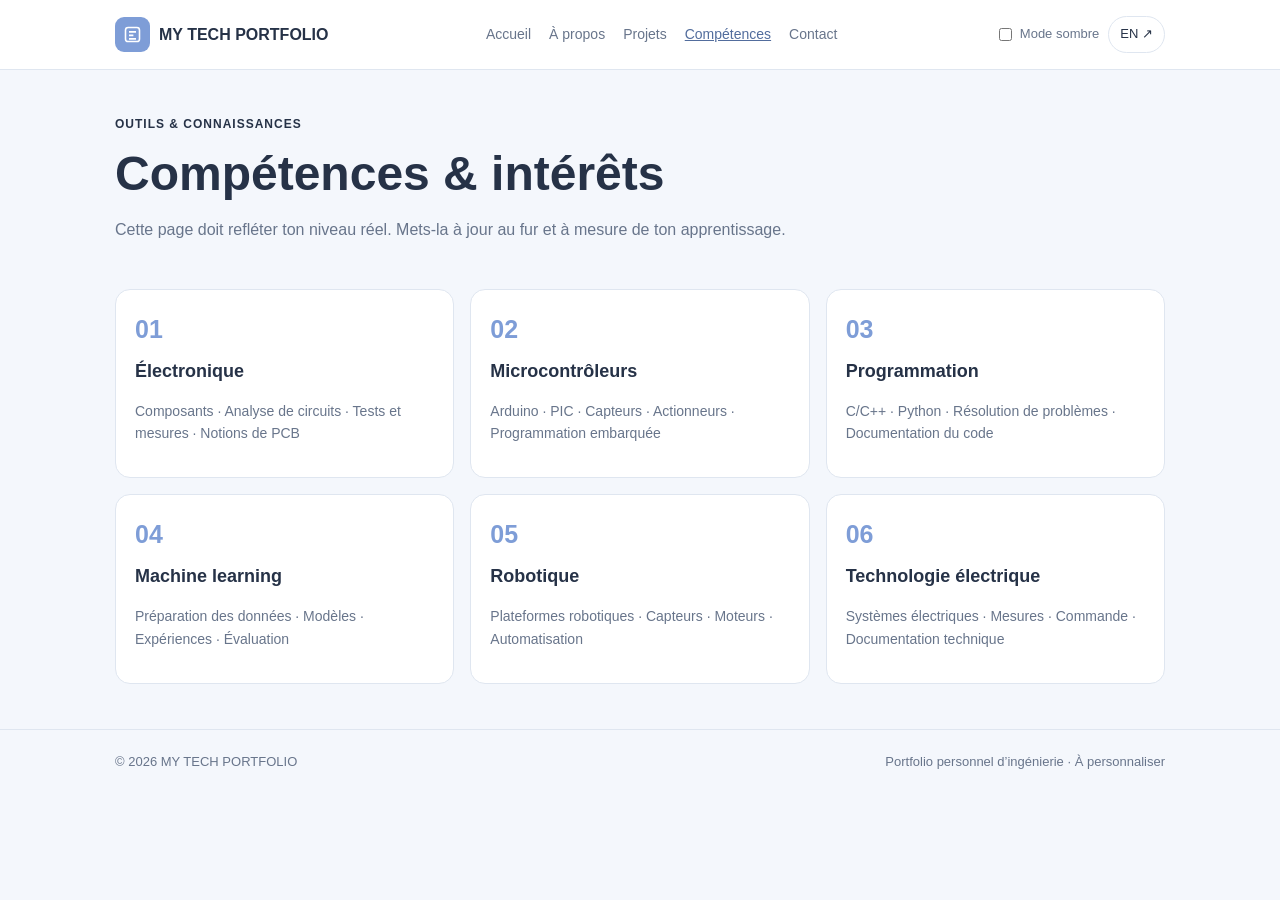
<file: fr/skills.html>
<!doctype html>
<html lang="fr">
<head><meta charset="utf-8"><meta name="viewport" content="width=device-width, initial-scale=1"><meta name="description" content="Compétences - My Tech Portfolio"><title>Compétences | My Tech Portfolio</title><link rel="stylesheet" href="../css/style.css"></head>
<body>
<header class="site-header"><div class="container nav"><a class="brand" href="../fr/index.html"><span class="brand-mark"><svg viewBox="0 0 24 24" fill="none" stroke="currentColor" stroke-width="1.8"><rect x="4" y="4" width="16" height="16" rx="3"/><path d="M8 9h8M8 13h5M8 17h8"/></svg></span><span>MY TECH PORTFOLIO</span></a><nav class="nav-links"><a class="" href="../fr/index.html">Accueil</a><a class="" href="../fr/about.html">À propos</a><a class="" href="../fr/projects.html">Projets</a><a class="active" href="../fr/skills.html">Compétences</a><a class="" href="../fr/contact.html">Contact</a></nav><div class="nav-actions"><label class="theme-control"><input type="checkbox" id="dark-mode"> Mode sombre</label><a class="lang-switch" href="../index.html">EN ↗</a></div></div></header>
<main>
<div class="container page-hero"><div class="kicker">Outils & connaissances</div><h1>Compétences & intérêts</h1><p>Cette page doit refléter ton niveau réel. Mets-la à jour au fur et à mesure de ton apprentissage.</p></div>
<section class="section" style="padding-top:10px"><div class="container grid grid-3">
<div class="card skill-card"><div class="skill-number">01</div><h3>Électronique</h3><p>Composants · Analyse de circuits · Tests et mesures · Notions de PCB</p></div>
<div class="card skill-card"><div class="skill-number">02</div><h3>Microcontrôleurs</h3><p>Arduino · PIC · Capteurs · Actionneurs · Programmation embarquée</p></div>
<div class="card skill-card"><div class="skill-number">03</div><h3>Programmation</h3><p>C/C++ · Python · Résolution de problèmes · Documentation du code</p></div>
<div class="card skill-card"><div class="skill-number">04</div><h3>Machine learning</h3><p>Préparation des données · Modèles · Expériences · Évaluation</p></div>
<div class="card skill-card"><div class="skill-number">05</div><h3>Robotique</h3><p>Plateformes robotiques · Capteurs · Moteurs · Automatisation</p></div>
<div class="card skill-card"><div class="skill-number">06</div><h3>Technologie électrique</h3><p>Systèmes électriques · Mesures · Commande · Documentation technique</p></div>
</div></section>
</main>
<footer class="site-footer"><div class="container footer-inner"><span>© 2026 MY TECH PORTFOLIO</span><span>Portfolio personnel d’ingénierie · À personnaliser</span></div></footer>
</body></html>
</file>
<file: css/style.css>
/* Simple beginner-friendly styles for My Tech Portfolio */
:root {
  --background: #f4f7fc;
  --surface: #ffffff;
  --text: #263247;
  --muted: #68758b;
  --blue: #7e9dd7;
  --blue-dark: #526d9d;
  --soft-blue: #eaf0fa;
  --border: #dfe6f0;
}

/* Dark mode: works without JavaScript */
body:has(#dark-mode:checked) {
  --background: #151b28;
  --surface: #202a3b;
  --text: #edf2fb;
  --muted: #b4bfd1;
  --blue: #9bb3df;
  --blue-dark: #c0d0ee;
  --soft-blue: #2b3a52;
  --border: #39465b;
}

* {
  box-sizing: border-box;
}

html {
  scroll-behavior: smooth;
}

body {
  margin: 0;
  background: var(--background);
  color: var(--text);
  font-family: Arial, sans-serif;
  line-height: 1.6;
}

a {
  color: inherit;
  text-decoration: none;
}

.container {
  width: 90%;
  max-width: 1050px;
  margin: auto;
}

/* Navigation */
.site-header {
  background: var(--surface);
  border-bottom: 1px solid var(--border);
  padding: 16px 0;
}

.nav {
  display: flex;
  justify-content: space-between;
  align-items: center;
  gap: 18px;
}

.brand {
  display: flex;
  align-items: center;
  gap: 9px;
  font-weight: bold;
}

.brand-mark {
  width: 35px;
  height: 35px;
  border-radius: 9px;
  background: var(--blue);
  color: white;
  display: grid;
  place-items: center;
}

.brand-mark svg {
  width: 21px;
  height: 21px;
}

.nav-links {
  display: flex;
  gap: 18px;
  flex-wrap: wrap;
}

.nav-links a {
  color: var(--muted);
  font-size: 14px;
}

.nav-links a:hover,
.nav-links a.active {
  color: var(--blue-dark);
  text-decoration: underline;
}

.nav-actions {
  display: flex;
  align-items: center;
  gap: 9px;
}

.lang-switch,
.theme-label {
  border: 1px solid var(--border);
  border-radius: 20px;
  padding: 7px 11px;
  background: var(--surface);
  color: var(--text);
  font-size: 13px;
  cursor: pointer;
}

.theme-control {
  display: flex;
  align-items: center;
  gap: 5px;
  font-size: 13px;
  color: var(--muted);
}

#dark-mode {
  accent-color: var(--blue-dark);
}

/* Main banner */
.hero {
  margin-top: 28px;
  padding: 38px;
  border-radius: 20px;
  background: var(--blue);
  color: white;
  display: grid;
  grid-template-columns: 1.2fr 0.8fr;
  align-items: center;
  gap: 20px;
}

.eyebrow,
.kicker {
  font-size: 12px;
  font-weight: bold;
  letter-spacing: 1px;
  text-transform: uppercase;
}

.hero h1,
.page-hero h1 {
  font-size: clamp(30px, 5vw, 48px);
  line-height: 1.15;
  margin: 12px 0;
}

.hero p {
  max-width: 520px;
  color: #f4f7fc;
}

.hero-art {
  text-align: center;
}

.hero-art img {
  width: 100%;
  max-width: 280px;
}

.hero-buttons {
  display: flex;
  flex-wrap: wrap;
  gap: 10px;
  margin-top: 20px;
}

.btn {
  display: inline-block;
  padding: 10px 16px;
  border-radius: 20px;
  font-weight: bold;
  font-size: 14px;
}

.btn-light {
  background: white;
  color: #526d9d;
}

.btn-outline {
  border: 1px solid white;
  color: white;
}

/* Sections and cards */
.section {
  padding: 45px 0;
}

.section-head {
  margin-bottom: 20px;
}

.section-head h2,
.card h2 {
  margin: 7px 0;
  font-size: 25px;
}

.section-head p,
.page-hero p {
  color: var(--muted);
}

.grid {
  display: grid;
  gap: 16px;
}

.grid-2 {
  grid-template-columns: repeat(2, 1fr);
}

.grid-3 {
  grid-template-columns: repeat(3, 1fr);
}

.card {
  background: var(--surface);
  border: 1px solid var(--border);
  border-radius: 15px;
  padding: 19px;
}

.card h3 {
  margin: 8px 0;
  font-size: 18px;
}

.card p {
  color: var(--muted);
  font-size: 14px;
}

.project-card {
  padding: 0;
  overflow: hidden;
}

.project-visual {
  background: var(--soft-blue);
  padding: 18px;
  text-align: center;
}

.project-visual img {
  height: 135px;
  max-width: 100%;
  object-fit: contain;
  margin: auto;
}

.project-body {
  padding: 17px;
}

.tag-row {
  display: flex;
  flex-wrap: wrap;
  gap: 7px;
  margin-top: 12px;
}

.tag {
  background: var(--soft-blue);
  color: var(--blue-dark);
  border-radius: 15px;
  padding: 4px 9px;
  font-size: 12px;
}

.skill-number {
  color: var(--blue);
  font-size: 25px;
  font-weight: bold;
}

.feature-list {
  display: grid;
  gap: 10px;
}

.feature,
.contact-card {
  display: flex;
  align-items: center;
  gap: 12px;
  padding: 12px;
  background: var(--soft-blue);
  border-radius: 12px;
}

.feature-icon,
.contact-dot {
  width: 35px;
  height: 35px;
  flex-shrink: 0;
  border-radius: 9px;
  display: grid;
  place-items: center;
  background: var(--blue);
  color: white;
}

.feature h3 {
  margin: 0;
  font-size: 15px;
}

.feature p,
.small-note {
  margin: 3px 0 0;
  font-size: 13px;
  color: var(--muted);
}

.page-hero {
  padding: 45px 0 20px;
}

.page-hero h1 {
  margin-bottom: 8px;
}

.page-hero p {
  max-width: 700px;
}

.callout {
  background: var(--soft-blue);
  border-radius: 15px;
  padding: 22px;
}

.text-link {
  color: var(--blue-dark);
  font-weight: bold;
  font-size: 14px;
}

.site-footer {
  border-top: 1px solid var(--border);
  padding: 22px 0;
  color: var(--muted);
  font-size: 13px;
}

.footer-inner {
  display: flex;
  justify-content: space-between;
  gap: 10px;
  flex-wrap: wrap;
}

@media (max-width: 760px) {
  .nav {
    flex-wrap: wrap;
  }

  .nav-links {
    order: 3;
    width: 100%;
    justify-content: space-between;
    gap: 8px;
  }

  .hero {
    grid-template-columns: 1fr;
    padding: 25px;
  }

  .hero-art img {
    max-width: 190px;
  }

  .grid-3 {
    grid-template-columns: repeat(2, 1fr);
  }
}

@media (max-width: 520px) {
  .grid-2,
  .grid-3 {
    grid-template-columns: 1fr;
  }

  .nav-links a {
    font-size: 12px;
  }

  .brand {
    font-size: 13px;
  }

  .nav-actions {
    gap: 5px;
  }

  .theme-control {
    font-size: 12px;
  }

  .section {
    padding: 32px 0;
  }
}

/* Contact form */
.contact-form {
  display: flex;
  flex-direction: column;
  gap: 10px;
  margin-top: 18px;
}
.contact-form label {
  color: var(--text);
  font-size: 14px;
  font-weight: 600;
  margin-top: 5px;
}
.contact-form input,
.contact-form textarea {
  width: 100%;
  box-sizing: border-box;
  padding: 12px 13px;
  border: 1px solid var(--border);
  border-radius: 9px;
  background: var(--background);
  color: var(--text);
  font: inherit;
}
.contact-form textarea {
  resize: vertical;
}
.contact-form input:focus,
.contact-form textarea:focus {
  outline: 2px solid var(--blue);
  outline-offset: 2px;
}
.contact-form button {
  align-self: flex-start;
  margin-top: 8px;
  cursor: pointer;
}

.arduino-notice{
  margin-bottom: 35px;
  border-left: 4px solid var(--blue-dark);
}
.arduino-notice .h2{
margin-bottom: 10px;
}
.project-details{
  margin-bottom: 20px;
}
.project-details .h2{
  margin-bottom: 20px;
}
.project-details .h3{
  margin: 18px 0 10px;
}
.project-details .ul{
  padding-left: 22px;
  line-height: 2;
}
.project-files-grid{
  display: grid;
  grid-template-columns: repeat(2,fr);
  gap: 20px;
}
  .file-card {
padding: 25px;
  }
  .file-icon{
    width: 42px;
    height: 42px;
    border-radius: 10px;
    background: var(--soft-blue);
    color: var(--blue-dark);
    display: flex;
    align-items: center;
    justify-content: center;
    font-weight: bold;
    margin-bottom: 15px;
  }
  .file-card .p {
    margin: 12px 0 20px;
  }
  .project-gallery{
    display: grid;
    grid-template-columns: repeat(2,1fr);
    gap: 15px;
    margin-top: 20px;
  }
  .project-gallery .img{
 width: 100%;
 min-height: 180% ;
 object-fit: contain;
 border-radius: 12px;
 background: var(--soft-blue)
  }
.back-section{
  margin: 40px 0;
}
@media (max-with:600px) {
  .project-files-grid,
  .project-gallery{
    grid-template-columns: 1fr;
  }
}
</file>
